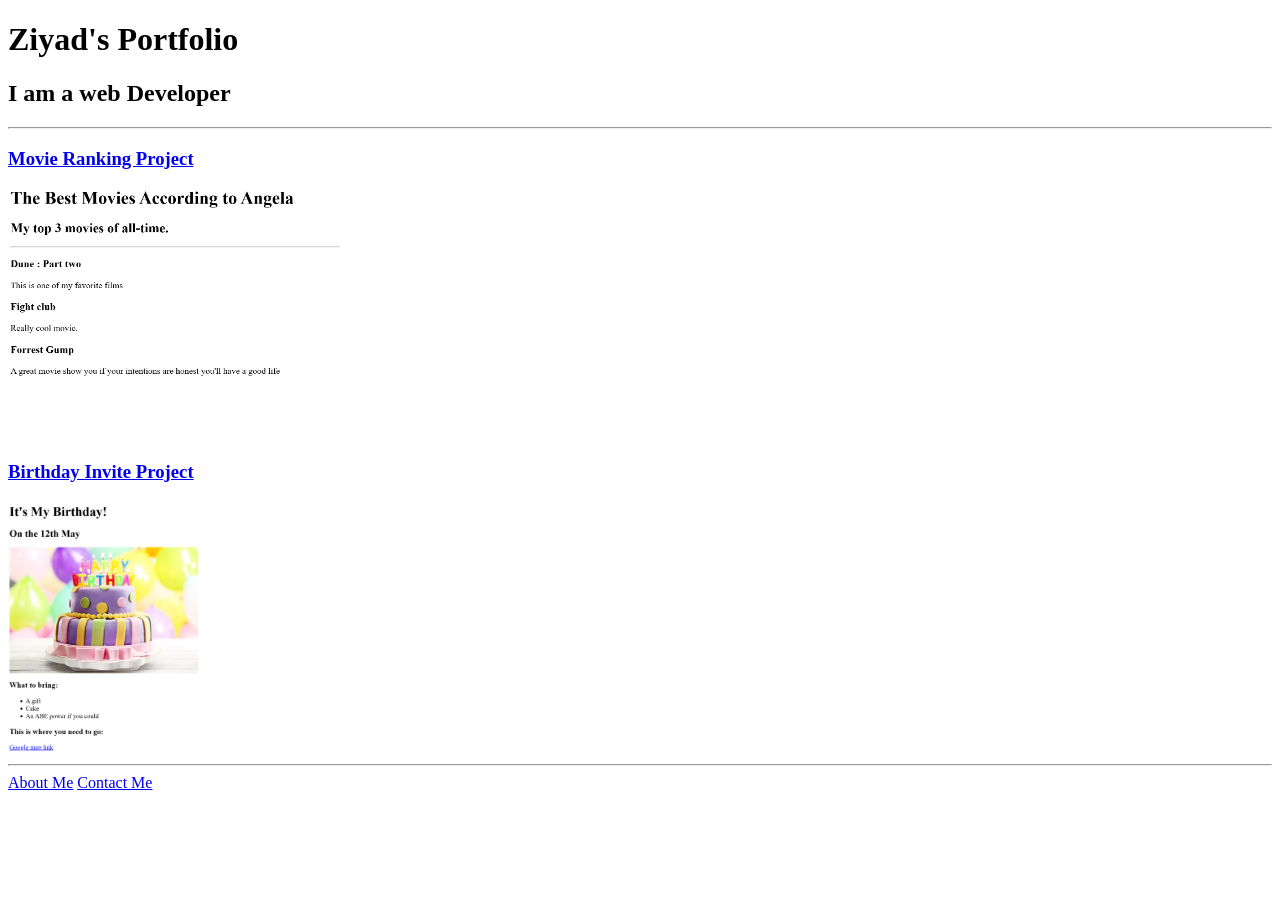
<file: index.html>
<!-- TODO 1: Create the HTML Boilerplate -->
<!DOCTYPE html>
<html lang="en">
<head>
    <meta charset="UTF-8">
    <meta name="viewport" content="width=device-width, initial-scale=1.0">
    <title>Ziyad's Portfolio</title>
</head>
<body>
    <h1>Ziyad's Portfolio</h1>
    <h2>I am a web Developer</h2>

    <hr>

    <h3>
        <a href="./public/movie-ranking.html">Movie Ranking Project</a>
    </h3>
    
            <img src="assets/images/Movie rank.png" height="250" alt="Movie ranking">

    <h3>
        <a href="./public/birthday-invite.html">Birthday Invite Project</a>
    </h3>

            <img src="assets/images/Birthday.png" height="250" alt="Birthday Invite">

        <hr>

            <a href="./public/about.html">About Me</a>
            <a href="./public/contact.html">Contact Me</a>
</body>
</html>
<!-- TODO 2: Add Your previous projects' HTML into the public folder -->

<!-- TODO 3: Take screenshots of your project previews and add the images to the images folder -->

<!-- TODO 4: Add titles/subtitles etc. -->

<!-- TODO 5: Add a link to the project pages -->

<!-- TODO 6: Add images to show the project previews
HINT for TODO 6: You can use the height attribute set to 200 to make the image smaller:
https://developer.mozilla.org/en-US/docs/Web/HTML/Element/img#attr-height -->

<!-- TODO 7: Add the Contact Me and About Me page links -->
</file>
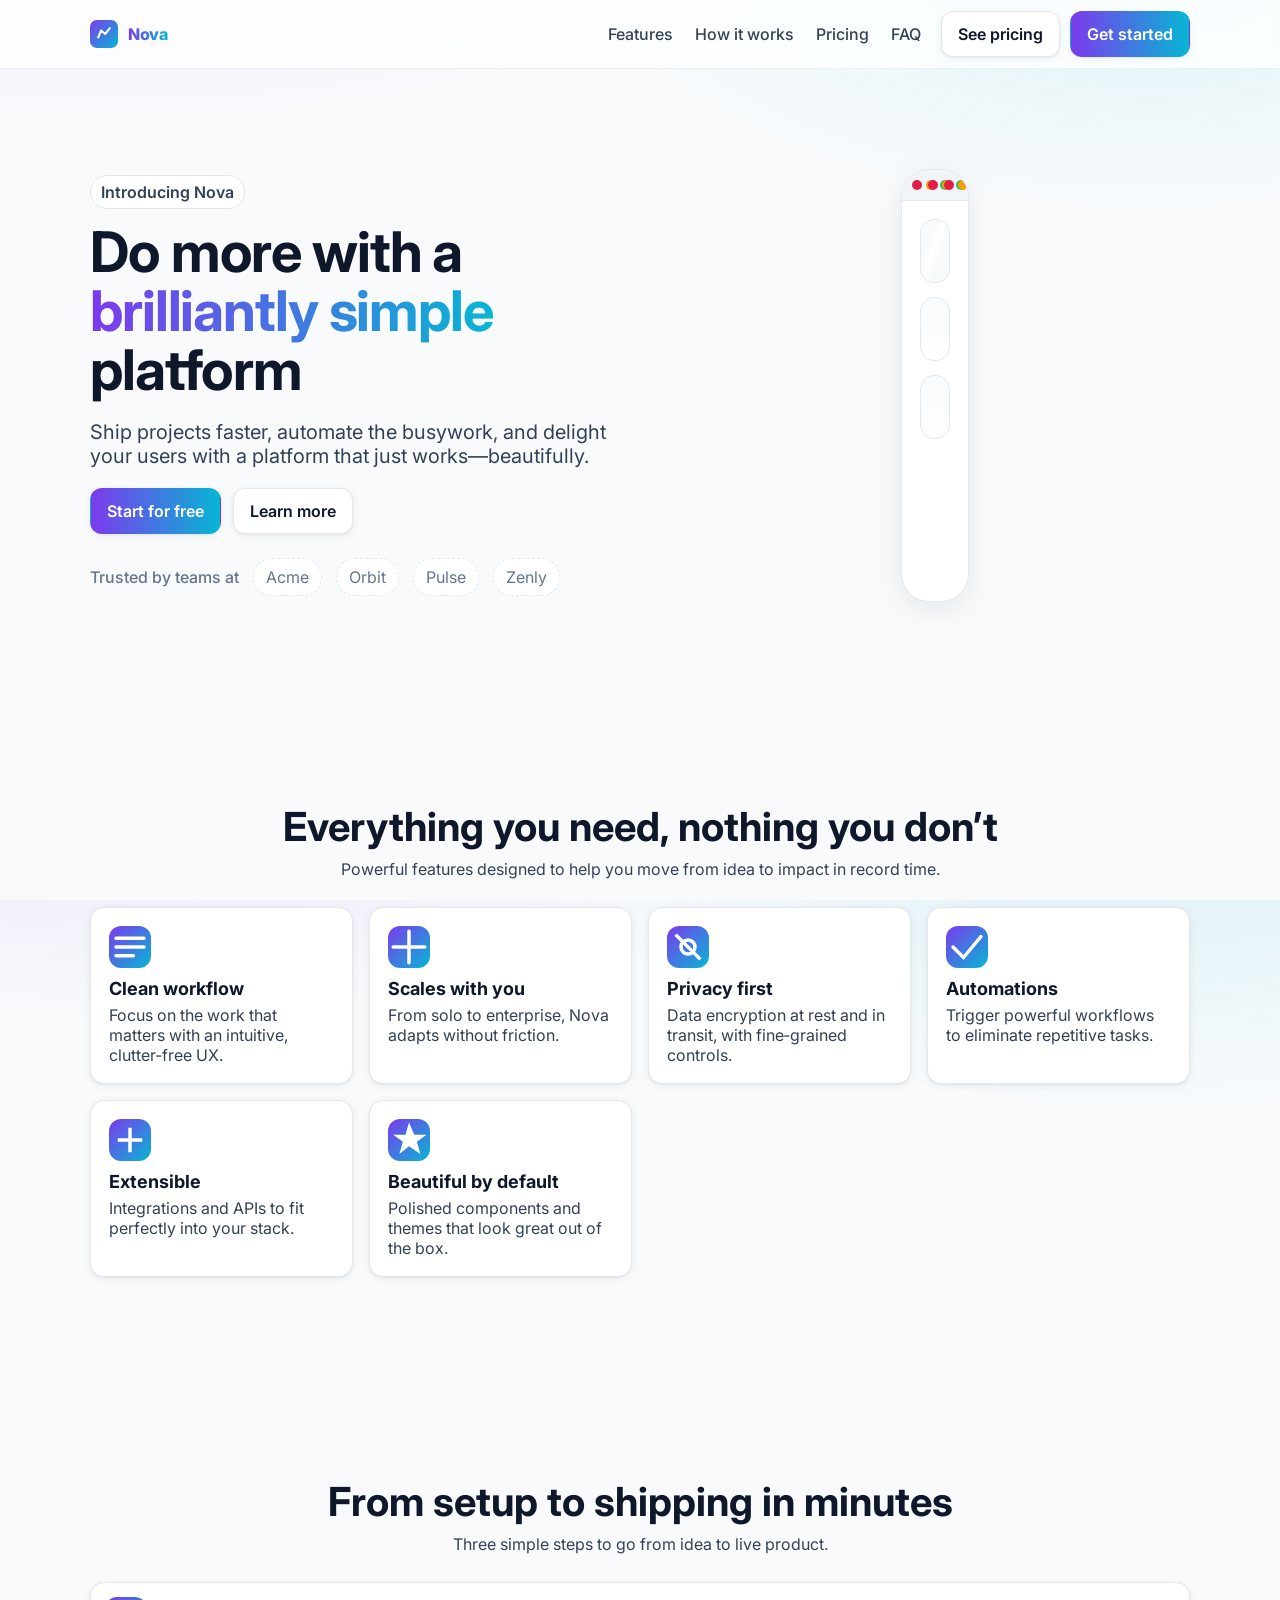
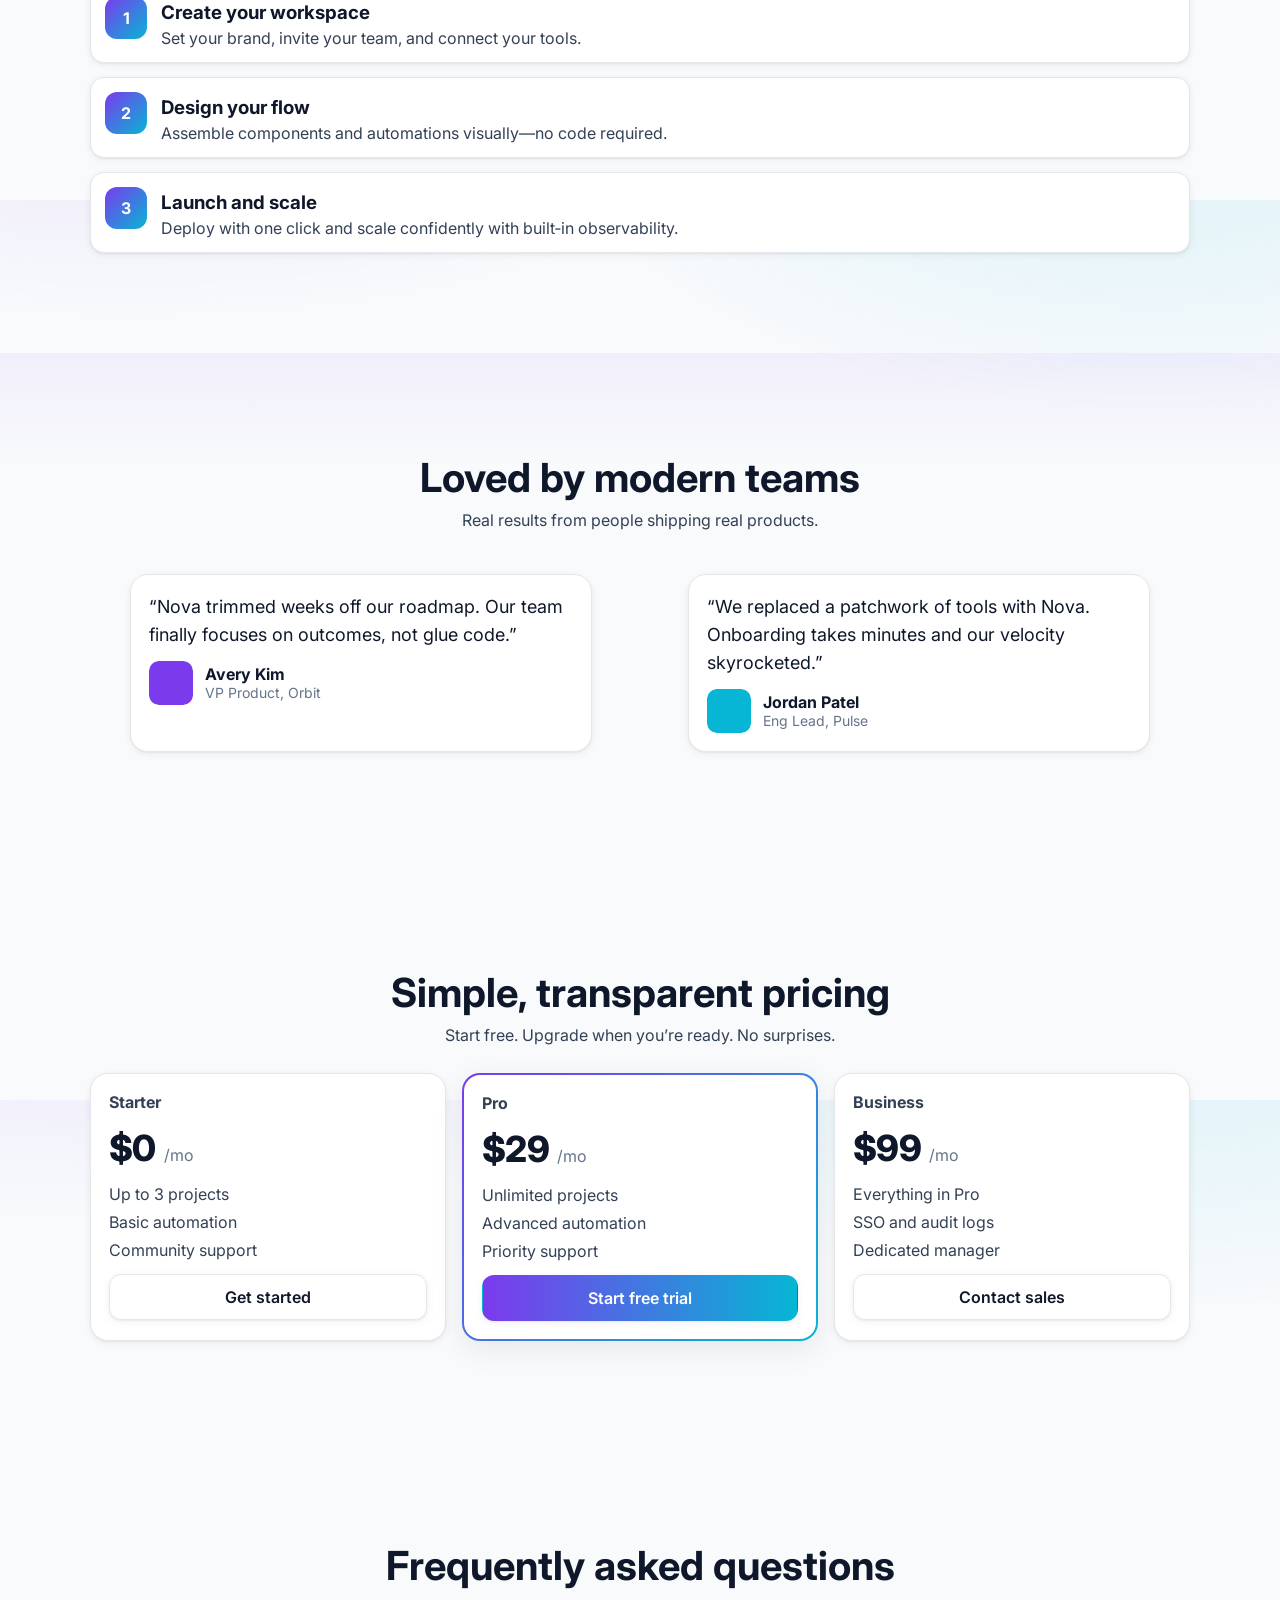
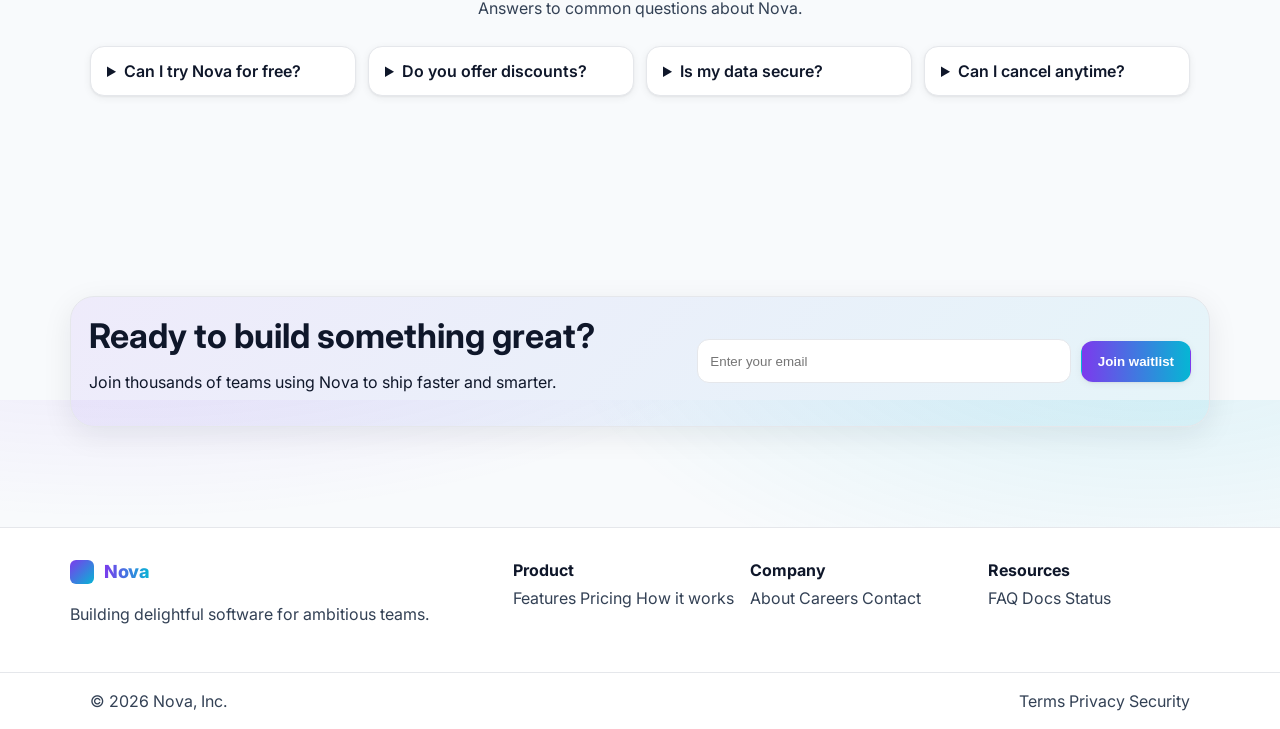
<file: landing-page/index.html>
<!DOCTYPE html>
<html lang="en">
  <head>
    <meta charset="utf-8" />
    <meta name="viewport" content="width=device-width, initial-scale=1" />
    <title>Nova — Do more with a brilliantly simple platform</title>
    <meta name="description" content="A modern, responsive landing page with beautiful design and accessible components." />
    <link rel="preconnect" href="https://fonts.googleapis.com" />
    <link rel="preconnect" href="https://fonts.gstatic.com" crossorigin />
    <link href="https://fonts.googleapis.com/css2?family=Inter:wght@300;400;500;600;700;800&display=swap" rel="stylesheet" />
    <link rel="stylesheet" href="./styles.css" />
  </head>
  <body>
    <a class="skip-link" href="#main">Skip to content</a>

    <header class="site-header" aria-label="Main">
      <div class="container nav">
        <a href="#" class="brand" aria-label="Nova home">
          <svg width="28" height="28" viewBox="0 0 48 48" aria-hidden="true" focusable="false">
            <defs>
              <linearGradient id="g" x1="0" y1="0" x2="1" y2="1">
                <stop offset="0%" stop-color="#7C3AED" />
                <stop offset="100%" stop-color="#06B6D4" />
              </linearGradient>
            </defs>
            <rect x="0" y="0" width="48" height="48" rx="12" fill="url(#g)" />
            <path d="M14 30l5-12 7 6 8-10" fill="none" stroke="#fff" stroke-width="3.5" stroke-linecap="round" stroke-linejoin="round" />
          </svg>
          <span>Nova</span>
        </a>
        <nav class="primary-nav" aria-label="Primary">
          <ul>
            <li><a href="#features">Features</a></li>
            <li><a href="#how">How it works</a></li>
            <li><a href="#pricing">Pricing</a></li>
            <li><a href="#faq">FAQ</a></li>
          </ul>
        </nav>
        <div class="nav-cta">
          <a class="btn btn-ghost" href="#pricing">See pricing</a>
          <a class="btn btn-primary" href="#cta">Get started</a>
        </div>
        <button class="nav-toggle" aria-controls="mobile-menu" aria-expanded="false" aria-label="Open menu">
          <span class="bar"></span><span class="bar"></span><span class="bar"></span>
        </button>
      </div>
      <div id="mobile-menu" class="mobile-menu" hidden>
        <nav aria-label="Mobile">
          <a href="#features">Features</a>
          <a href="#how">How it works</a>
          <a href="#pricing">Pricing</a>
          <a href="#faq">FAQ</a>
          <a class="btn btn-primary w-full" href="#cta">Get started</a>
        </nav>
      </div>
    </header>

    <main id="main">
      <section class="hero section">
        <div class="container grid-2">
          <div class="hero-copy reveal">
            <div class="eyebrow">Introducing Nova</div>
            <h1>
              Do more with a
              <span class="gradient-text">brilliantly simple</span>
              platform
            </h1>
            <p class="lead">
              Ship projects faster, automate the busywork, and delight your users with a platform that just works—beautifully.
            </p>
            <div class="actions">
              <a class="btn btn-primary" href="#cta">Start for free</a>
              <a class="btn btn-ghost" href="#features">Learn more</a>
            </div>
            <div class="trust-row">
              <span class="trust-text">Trusted by teams at</span>
              <div class="logos">
                <span class="logo">Acme</span>
                <span class="logo">Orbit</span>
                <span class="logo">Pulse</span>
                <span class="logo">Zenly</span>
              </div>
            </div>
          </div>
          <div class="hero-media reveal">
            <div class="device">
              <div class="device-top">
                <div class="dot"></div>
                <div class="dot"></div>
                <div class="dot"></div>
              </div>
              <div class="device-body">
                <div class="card shimmering"></div>
                <div class="card"></div>
                <div class="card"></div>
                <div class="chart">
                  <div class="bar" style="--h:55%"></div>
                  <div class="bar" style="--h:80%"></div>
                  <div class="bar" style="--h:40%"></div>
                  <div class="bar" style="--h:70%"></div>
                </div>
              </div>
            </div>
          </div>
        </div>
      </section>

      <section id="features" class="section features">
        <div class="container">
          <div class="section-head reveal">
            <h2>Everything you need, nothing you don’t</h2>
            <p class="subhead">Powerful features designed to help you move from idea to impact in record time.</p>
          </div>
          <div class="features-grid">
            <article class="feature reveal">
              <div class="icon">
                <svg viewBox="0 0 24 24" aria-hidden="true"><path d="M4 7h16M4 12h16M4 17h10" fill="none" stroke="currentColor" stroke-width="2" stroke-linecap="round"/></svg>
              </div>
              <h3>Clean workflow</h3>
              <p>Focus on the work that matters with an intuitive, clutter‑free UX.</p>
            </article>
            <article class="feature reveal">
              <div class="icon">
                <svg viewBox="0 0 24 24" aria-hidden="true"><path d="M12 3v18M3 12h18" fill="none" stroke="currentColor" stroke-width="2" stroke-linecap="round"/></svg>
              </div>
              <h3>Scales with you</h3>
              <p>From solo to enterprise, Nova adapts without friction.</p>
            </article>
            <article class="feature reveal">
              <div class="icon">
                <svg viewBox="0 0 24 24" aria-hidden="true"><path d="M12 8a4 4 0 110 8 4 4 0 010-8z" fill="none" stroke="currentColor" stroke-width="2"/><path d="M4.93 4.93l14.14 14.14" stroke="currentColor" stroke-width="2"/></svg>
              </div>
              <h3>Privacy first</h3>
              <p>Data encryption at rest and in transit, with fine‑grained controls.</p>
            </article>
            <article class="feature reveal">
              <div class="icon">
                <svg viewBox="0 0 24 24" aria-hidden="true"><path d="M4 12l6 6L20 6" fill="none" stroke="currentColor" stroke-width="2" stroke-linecap="round"/></svg>
              </div>
              <h3>Automations</h3>
              <p>Trigger powerful workflows to eliminate repetitive tasks.</p>
            </article>
            <article class="feature reveal">
              <div class="icon">
                <svg viewBox="0 0 24 24" aria-hidden="true"><path d="M12 5v14M5 12h14" fill="none" stroke="currentColor" stroke-width="2"/></svg>
              </div>
              <h3>Extensible</h3>
              <p>Integrations and APIs to fit perfectly into your stack.</p>
            </article>
            <article class="feature reveal">
              <div class="icon">
                <svg viewBox="0 0 24 24" aria-hidden="true"><path d="M12 2l3 7h7l-5.5 4 2 7-6.5-4.5L6.5 20l2-7L3 9h7z" fill="currentColor"/></svg>
              </div>
              <h3>Beautiful by default</h3>
              <p>Polished components and themes that look great out of the box.</p>
            </article>
          </div>
        </div>
      </section>

      <section id="how" class="section how">
        <div class="container">
          <div class="section-head reveal">
            <h2>From setup to shipping in minutes</h2>
            <p class="subhead">Three simple steps to go from idea to live product.</p>
          </div>
          <ol class="steps">
            <li class="step reveal">
              <div class="num">1</div>
              <div class="content">
                <h3>Create your workspace</h3>
                <p>Set your brand, invite your team, and connect your tools.</p>
              </div>
            </li>
            <li class="step reveal">
              <div class="num">2</div>
              <div class="content">
                <h3>Design your flow</h3>
                <p>Assemble components and automations visually—no code required.</p>
              </div>
            </li>
            <li class="step reveal">
              <div class="num">3</div>
              <div class="content">
                <h3>Launch and scale</h3>
                <p>Deploy with one click and scale confidently with built‑in observability.</p>
              </div>
            </li>
          </ol>
        </div>
      </section>

      <section class="section testimonials">
        <div class="container">
          <div class="section-head reveal">
            <h2>Loved by modern teams</h2>
            <p class="subhead">Real results from people shipping real products.</p>
          </div>
          <div class="testimonials-grid">
            <figure class="testimonial reveal">
              <blockquote>
                “Nova trimmed weeks off our roadmap. Our team finally focuses on outcomes, not glue code.”
              </blockquote>
              <figcaption>
                <img src="data:image/svg+xml;utf8,<svg xmlns='http://www.w3.org/2000/svg' width='64' height='64'><rect width='100%' height='100%' rx='12' fill='%237C3AED'/></svg>" alt="Avatar" />
                <div>
                  <div class="name">Avery Kim</div>
                  <div class="role">VP Product, Orbit</div>
                </div>
              </figcaption>
            </figure>
            <figure class="testimonial reveal">
              <blockquote>
                “We replaced a patchwork of tools with Nova. Onboarding takes minutes and our velocity skyrocketed.”
              </blockquote>
              <figcaption>
                <img src="data:image/svg+xml;utf8,<svg xmlns='http://www.w3.org/2000/svg' width='64' height='64'><rect width='100%' height='100%' rx='12' fill='%2306B6D4'/></svg>" alt="Avatar" />
                <div>
                  <div class="name">Jordan Patel</div>
                  <div class="role">Eng Lead, Pulse</div>
                </div>
              </figcaption>
            </figure>
          </div>
        </div>
      </section>

      <section id="pricing" class="section pricing">
        <div class="container">
          <div class="section-head reveal">
            <h2>Simple, transparent pricing</h2>
            <p class="subhead">Start free. Upgrade when you’re ready. No surprises.</p>
          </div>
          <div class="pricing-grid">
            <article class="price-card reveal">
              <div class="badge">Starter</div>
              <div class="price"><span class="amount">$0</span><span class="unit">/mo</span></div>
              <ul class="features-list">
                <li>Up to 3 projects</li>
                <li>Basic automation</li>
                <li>Community support</li>
              </ul>
              <a class="btn btn-ghost w-full" href="#cta">Get started</a>
            </article>
            <article class="price-card popular reveal">
              <div class="badge">Pro</div>
              <div class="price"><span class="amount">$29</span><span class="unit">/mo</span></div>
              <ul class="features-list">
                <li>Unlimited projects</li>
                <li>Advanced automation</li>
                <li>Priority support</li>
              </ul>
              <a class="btn btn-primary w-full" href="#cta">Start free trial</a>
            </article>
            <article class="price-card reveal">
              <div class="badge">Business</div>
              <div class="price"><span class="amount">$99</span><span class="unit">/mo</span></div>
              <ul class="features-list">
                <li>Everything in Pro</li>
                <li>SSO and audit logs</li>
                <li>Dedicated manager</li>
              </ul>
              <a class="btn btn-ghost w-full" href="#cta">Contact sales</a>
            </article>
          </div>
        </div>
      </section>

      <section id="faq" class="section faq">
        <div class="container">
          <div class="section-head reveal">
            <h2>Frequently asked questions</h2>
            <p class="subhead">Answers to common questions about Nova.</p>
          </div>
          <div class="faq-grid">
            <details class="faq-item reveal">
              <summary>Can I try Nova for free?</summary>
              <p>Yes, the Starter plan is free. You can also start a 14‑day Pro trial any time.</p>
            </details>
            <details class="faq-item reveal">
              <summary>Do you offer discounts?</summary>
              <p>We offer discounts for students, nonprofits, and annual billing. Contact sales to learn more.</p>
            </details>
            <details class="faq-item reveal">
              <summary>Is my data secure?</summary>
              <p>We use industry‑standard encryption in transit and at rest, with regular third‑party audits.</p>
            </details>
            <details class="faq-item reveal">
              <summary>Can I cancel anytime?</summary>
              <p>Absolutely. There are no contracts, and you can export your data at any time.</p>
            </details>
          </div>
        </div>
      </section>

      <section id="cta" class="section cta">
        <div class="container cta-inner reveal">
          <div class="cta-copy">
            <h2>Ready to build something great?</h2>
            <p>Join thousands of teams using Nova to ship faster and smarter.</p>
          </div>
          <form class="cta-form" onsubmit="return false" aria-label="Join waitlist">
            <input type="email" placeholder="Enter your email" aria-label="Email address" required />
            <button class="btn btn-primary" type="submit">Join waitlist</button>
          </form>
        </div>
      </section>
    </main>

    <footer class="site-footer">
      <div class="container footer-grid">
        <div class="foot-brand">
          <a href="#" class="brand">
            <svg width="24" height="24" viewBox="0 0 48 48" aria-hidden="true"><defs><linearGradient id="g2" x1="0" y1="0" x2="1" y2="1"><stop offset="0%" stop-color="#7C3AED" /><stop offset="100%" stop-color="#06B6D4" /></linearGradient></defs><rect x="0" y="0" width="48" height="48" rx="12" fill="url(#g2)"/></svg>
            <span>Nova</span>
          </a>
          <p class="foot-note">Building delightful software for ambitious teams.</p>
        </div>
        <div class="foot-links">
          <div>
            <div class="foot-title">Product</div>
            <a href="#features">Features</a>
            <a href="#pricing">Pricing</a>
            <a href="#how">How it works</a>
          </div>
          <div>
            <div class="foot-title">Company</div>
            <a href="#">About</a>
            <a href="#">Careers</a>
            <a href="#">Contact</a>
          </div>
          <div>
            <div class="foot-title">Resources</div>
            <a href="#faq">FAQ</a>
            <a href="#">Docs</a>
            <a href="#">Status</a>
          </div>
        </div>
      </div>
      <div class="foot-bottom">
        <div class="container foot-bottom-inner">
          <span>© <span id="year"></span> Nova, Inc.</span>
          <div class="foot-legal">
            <a href="#">Terms</a>
            <a href="#">Privacy</a>
            <a href="#">Security</a>
          </div>
        </div>
      </div>
    </footer>

    <script src="./script.js" defer></script>
  </body>
</html>
</file>
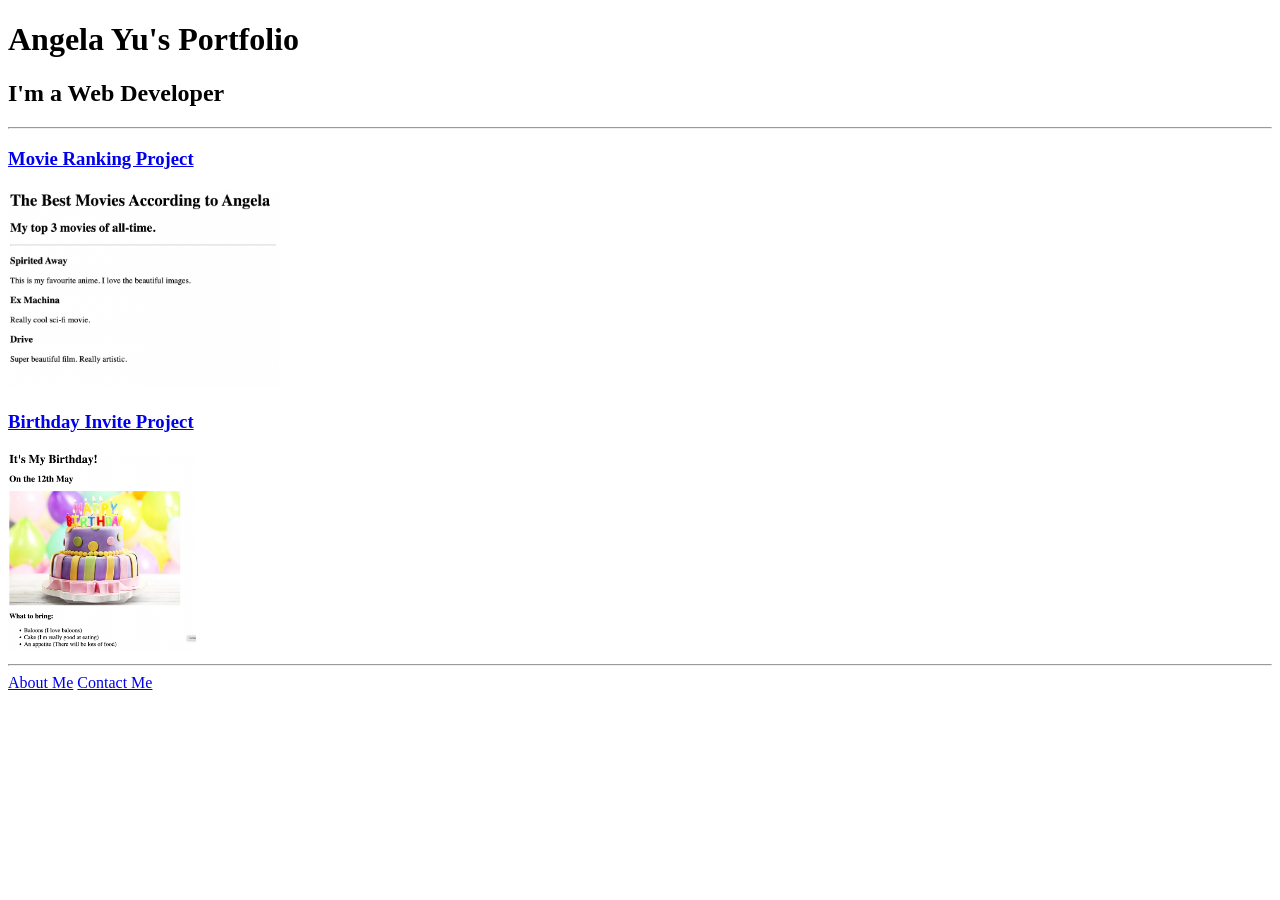
<file: solution.html>
<!DOCTYPE html>
<html lang="en">

<head>
  <meta charset="UTF-8">
  <title>Angela's Portfolio</title>
</head>

<body>
  <h1>Angela Yu's Portfolio</h1>
  <h2>I'm a Web Developer</h2>
  <hr />
  <h3><a href="./public/movie-ranking.html">Movie Ranking Project</a></h3>
  <img src="./assets/images/movie-ranking.png" height="200" alt="movie ranking project preview"/>
  <h3><a href="./public/birthday-invite.html">Birthday Invite Project</a></h3>
  <img src="./assets/images/birthday-invite.png" height="200" alt="birthday invite project preview"/>
  <hr />
  <a href="./public/about.html">About Me</a>
  <a href="./public/contact.html">Contact Me</a>
</body>

</html>
</file>
<file: landing-page/styles.css>
:root {
  --font-sans: Inter, ui-sans-serif, system-ui, -apple-system, Segoe UI, Roboto, Helvetica, Arial, "Apple Color Emoji", "Segoe UI Emoji";
  --bg-50: #f8fafc;
  --bg-100: #f1f5f9;
  --surface: #ffffff;
  --text-900: #0f172a;
  --text-700: #334155;
  --text-500: #64748b;
  --border: #e5e7eb;
  --ring: rgba(124, 58, 237, 0.35);
  --primary-600: #7c3aed;
  --primary-500: #8b5cf6;
  --accent-500: #06b6d4;
  --shadow-1: 0 1px 2px rgba(0,0,0,0.05), 0 2px 8px rgba(0,0,0,0.06);
  --shadow-2: 0 8px 30px rgba(17, 24, 39, 0.08);

  --radius-sm: 10px;
  --radius-md: 14px;
  --radius-lg: 18px;

  --container: 1140px;
}

* { box-sizing: border-box; }
html, body { height: 100%; }
html { scroll-behavior: smooth; }
body {
  margin: 0;
  font-family: var(--font-sans);
  color: var(--text-900);
  background:
    radial-gradient(1200px 500px at 10% -20%, rgba(124,58,237,0.12), transparent 60%),
    radial-gradient(1000px 500px at 90% -10%, rgba(6,182,212,0.12), transparent 60%),
    var(--bg-50);
}

img { max-width: 100%; display: block; }
a { color: inherit; text-decoration: none; }

.container {
  max-width: var(--container);
  padding: 0 20px;
  margin: 0 auto;
}

.section { padding: clamp(56px, 8vw, 100px) 0; }

.skip-link {
  position: absolute; left: -9999px; top: auto; width: 1px; height: 1px; overflow: hidden;
}
.skip-link:focus { left: 24px; top: 16px; width: auto; height: auto; padding: 8px 12px; background: var(--text-900); color: white; border-radius: 8px; z-index: 9999; }

/************* Header *************/
.site-header {
  position: sticky; top: 0; z-index: 50;
  backdrop-filter: saturate(180%) blur(10px);
  background: color-mix(in srgb, white 80%, transparent);
  border-bottom: 1px solid color-mix(in srgb, var(--border) 60%, transparent);
}
.nav { display: flex; align-items: center; height: 68px; gap: 20px; }
.brand { display: inline-flex; align-items: center; gap: 10px; font-weight: 800; letter-spacing: -0.02em; }
.brand span { background: linear-gradient(90deg, var(--primary-600), var(--accent-500)); -webkit-background-clip: text; background-clip: text; color: transparent; }

.primary-nav { margin-left: auto; display: none; }
.primary-nav ul { list-style: none; display: flex; gap: 22px; margin: 0; padding: 0; }
.primary-nav a { color: var(--text-700); font-weight: 500; }
.primary-nav a:hover { color: var(--text-900); }

.nav-cta { display: none; gap: 10px; }

.nav-toggle { margin-left: auto; background: transparent; border: none; display: inline-flex; flex-direction: column; gap: 4px; cursor: pointer; }
.nav-toggle .bar { width: 22px; height: 2px; background: var(--text-900); border-radius: 2px; }

.mobile-menu { position: fixed; inset: 68px 0 0 0; background: rgba(255,255,255,0.96); backdrop-filter: blur(6px); padding: 16px 20px 24px; border-top: 1px solid var(--border); }
.mobile-menu nav { display: grid; gap: 12px; }
.mobile-menu a { padding: 12px 14px; border-radius: 10px; background: white; border: 1px solid var(--border); box-shadow: var(--shadow-1); }
.mobile-menu .btn { box-shadow: none; }

.site-header.shadow { box-shadow: 0 4px 20px rgba(2, 6, 23, 0.08); background: rgba(255,255,255,0.92); }

@media (min-width: 900px) {
  .primary-nav { display: block; }
  .nav-cta { display: flex; }
  .nav-toggle { display: none; }
  .mobile-menu { display: none !important; }
}

/************* Buttons *************/
.btn { --_bg: var(--surface); --_color: var(--text-900); --_border: var(--border);
  display: inline-flex; align-items: center; justify-content: center; gap: 10px;
  padding: 12px 16px; border-radius: 12px; border: 1px solid var(--_border);
  background: var(--_bg); color: var(--_color); font-weight: 600; box-shadow: var(--shadow-1);
  transition: transform .06s ease, box-shadow .2s ease, background .2s ease, color .2s ease;
}
.btn:hover { transform: translateY(-1px); box-shadow: var(--shadow-2); }
.btn:active { transform: translateY(0); }
.btn-primary { --_bg: linear-gradient(90deg, var(--primary-600), var(--accent-500)); --_color: white; --_border: transparent; }
.btn-ghost { --_bg: white; --_color: var(--text-900); }
.w-full { width: 100%; }

/************* Hero *************/
.grid-2 { display: grid; gap: 36px; align-items: center; }
.hero .eyebrow { display: inline-block; padding: 6px 10px; border: 1px solid var(--border); border-radius: 999px; background: white; color: var(--text-700); font-weight: 600; }
.hero h1 { font-size: clamp(32px, 5vw, 56px); line-height: 1.05; letter-spacing: -0.02em; margin: 14px 0 12px; }
.hero .lead { font-size: clamp(16px, 2.3vw, 20px); color: var(--text-700); }
.actions { display: flex; gap: 12px; margin-top: 18px; flex-wrap: wrap; }
.gradient-text { background: linear-gradient(90deg, var(--primary-600), var(--accent-500)); -webkit-background-clip: text; background-clip: text; color: transparent; }
.trust-row { display: grid; grid-template-columns: auto 1fr; gap: 14px; align-items: center; margin-top: 24px; }
.trust-text { color: var(--text-500); font-weight: 500; }
.logos { display: flex; gap: 14px; flex-wrap: wrap; }
.logo { padding: 8px 12px; border-radius: 999px; border: 1px dashed var(--border); color: var(--text-500); background: white; }

.hero-media { justify-self: center; }
.device { width: min(520px, 100%); border-radius: 28px; border: 1px solid var(--border); overflow: hidden; background: white; box-shadow: var(--shadow-2); }
.device-top { display: flex; gap: 6px; padding: 10px; background: var(--bg-100); border-bottom: 1px solid var(--border); }
.device-top .dot { width: 10px; height: 10px; border-radius: 999px; background: #e11d48; box-shadow: 14px 0 0 #f59e0b, 28px 0 0 #22c55e; }
.device-body { padding: 18px; display: grid; gap: 14px; }
.card { height: 64px; border-radius: 14px; background: linear-gradient(180deg, #f8fafc, #fff); border: 1px solid var(--border); }
.card.shimmering { background: linear-gradient(110deg, #f8fafc 20%, #ffffff 30%, #f8fafc 40%); background-size: 200% 100%; animation: shimmer 2s infinite linear; }
@keyframes shimmer { to { background-position: -200% 0; } }
.chart { display: grid; grid-template-columns: repeat(4, 1fr); align-items: end; gap: 10px; margin-top: 10px; height: 120px; }
.chart .bar { height: var(--h); background: linear-gradient(180deg, var(--accent-500), var(--primary-600)); border-radius: 8px; box-shadow: inset 0 -2px 0 rgba(255,255,255,.25); }

@media (min-width: 900px) {
  .grid-2 { grid-template-columns: 1.05fr 1fr; gap: 54px; }
}

/************* Features *************/
.section-head { text-align: center; margin-bottom: 28px; }
.section-head h2 { font-size: clamp(26px, 4vw, 40px); margin: 0 0 8px; }
.section-head .subhead { color: var(--text-700); margin: 0 auto; max-width: 720px; }

.features-grid { display: grid; gap: 16px; grid-template-columns: repeat(auto-fit, minmax(240px, 1fr)); margin-top: 22px; }
.feature { border: 1px solid var(--border); background: white; border-radius: var(--radius-md); padding: 18px; box-shadow: var(--shadow-1); }
.feature .icon { width: 42px; height: 42px; border-radius: 12px; display: grid; place-items: center; color: white; background: linear-gradient(135deg, var(--primary-600), var(--accent-500)); margin-bottom: 10px; }
.feature h3 { margin: 8px 0 6px; font-size: 18px; }
.feature p { margin: 0; color: var(--text-700); }

/************* How it works *************/
.steps { list-style: none; margin: 22px 0 0; padding: 0; display: grid; gap: 14px; }
.step { display: grid; grid-template-columns: 42px 1fr; gap: 14px; align-items: start; border: 1px solid var(--border); background: white; border-radius: var(--radius-md); padding: 14px; box-shadow: var(--shadow-1); }
.step .num { width: 42px; height: 42px; border-radius: 12px; display: grid; place-items: center; font-weight: 700; color: white; background: linear-gradient(135deg, var(--primary-600), var(--accent-500)); }
.step h3 { margin: 4px 0 4px; }
.step p { margin: 0; color: var(--text-700); }

/************* Testimonials *************/
.testimonials { background: linear-gradient(180deg, rgba(124,58,237,0.06), transparent 22%); }
.testimonials-grid { display: grid; gap: 16px; grid-template-columns: repeat(auto-fit, minmax(260px, 1fr)); margin-top: 22px; }
.testimonial { border: 1px solid var(--border); background: white; border-radius: var(--radius-lg); padding: 18px; box-shadow: var(--shadow-1); }
.testimonial blockquote { margin: 0 0 12px; font-size: 18px; line-height: 1.55; }
.testimonial figcaption { display: flex; align-items: center; gap: 12px; }
.testimonial img { width: 44px; height: 44px; border-radius: 10px; }
.testimonial .name { font-weight: 700; }
.testimonial .role { color: var(--text-500); font-size: 14px; }

/************* Pricing *************/
.pricing-grid { display: grid; gap: 16px; grid-template-columns: repeat(auto-fit, minmax(260px, 1fr)); margin-top: 22px; align-items: stretch; }
.price-card { display: grid; gap: 14px; border: 1px solid var(--border); background: white; border-radius: var(--radius-lg); padding: 18px; box-shadow: var(--shadow-1); align-content: start; }
.price-card .badge { font-weight: 700; color: var(--text-700); }
.price-card .price { display: flex; align-items: baseline; gap: 8px; }
.price-card .amount { font-size: 36px; font-weight: 800; letter-spacing: -0.02em; }
.price-card .unit { color: var(--text-500); }
.features-list { list-style: none; margin: 0; padding: 0; display: grid; gap: 8px; color: var(--text-700); }
.price-card.popular { border: 2px solid transparent; background: linear-gradient(white, white) padding-box, linear-gradient(135deg, var(--primary-600), var(--accent-500)) border-box; box-shadow: var(--shadow-2); transform: translateY(-2px); }

/************* FAQ *************/
.faq-grid { display: grid; gap: 12px; grid-template-columns: repeat(auto-fit, minmax(260px, 1fr)); margin-top: 22px; }
.faq-item { border: 1px solid var(--border); background: white; border-radius: var(--radius-md); padding: 14px 16px; box-shadow: var(--shadow-1); }
.faq-item summary { cursor: pointer; font-weight: 600; }
.faq-item p { color: var(--text-700); margin-bottom: 0; }

/************* CTA *************/
.cta .cta-inner { display: grid; gap: 16px; border: 1px solid var(--border); border-radius: 24px; background: linear-gradient(135deg, rgba(124,58,237,0.08), rgba(6,182,212,0.08)); padding: 18px; box-shadow: var(--shadow-2); }
.cta .cta-copy h2 { margin: 0 0 6px; font-size: clamp(24px, 4vw, 34px); }
.cta-form { display: grid; grid-template-columns: 1fr auto; gap: 10px; align-items: center; }
.cta-form input { height: 44px; border-radius: 12px; padding: 0 12px; border: 1px solid var(--border); outline: none; }
.cta-form input:focus { box-shadow: 0 0 0 4px var(--ring); border-color: transparent; }

@media (min-width: 800px) {
  .cta .cta-inner { grid-template-columns: 1.2fr 1fr; align-items: center; }
}

/************* Footer *************/
.site-footer { border-top: 1px solid var(--border); background: white; }
.footer-grid { display: grid; gap: 24px; grid-template-columns: 1.2fr 2fr; padding: 32px 0; }
.foot-brand .brand { font-size: 18px; }
.foot-note { color: var(--text-700); max-width: 420px; }
.foot-links { display: grid; grid-template-columns: repeat(3, minmax(120px, 1fr)); gap: 16px; }
.foot-title { font-weight: 700; margin-bottom: 8px; }
.foot-links a { color: var(--text-700); }
.foot-links a:hover { color: var(--text-900); }
.foot-bottom { border-top: 1px solid var(--border); }
.foot-bottom-inner { display: flex; height: 56px; align-items: center; justify-content: space-between; color: var(--text-700); }

@media (max-width: 900px) {
  .footer-grid { grid-template-columns: 1fr; }
  .foot-bottom-inner { flex-direction: column; gap: 10px; height: auto; padding: 16px 0; }
}

/************* Animations / Reveal *************/
.reveal { opacity: 0; transform: translateY(8px); transition: opacity .6s ease, transform .6s ease; }
.reveal.visible { opacity: 1; transform: none; }

@media (prefers-reduced-motion: reduce) {
  *, *::before, *::after { animation: none !important; transition: none !important; }
}
</file>
